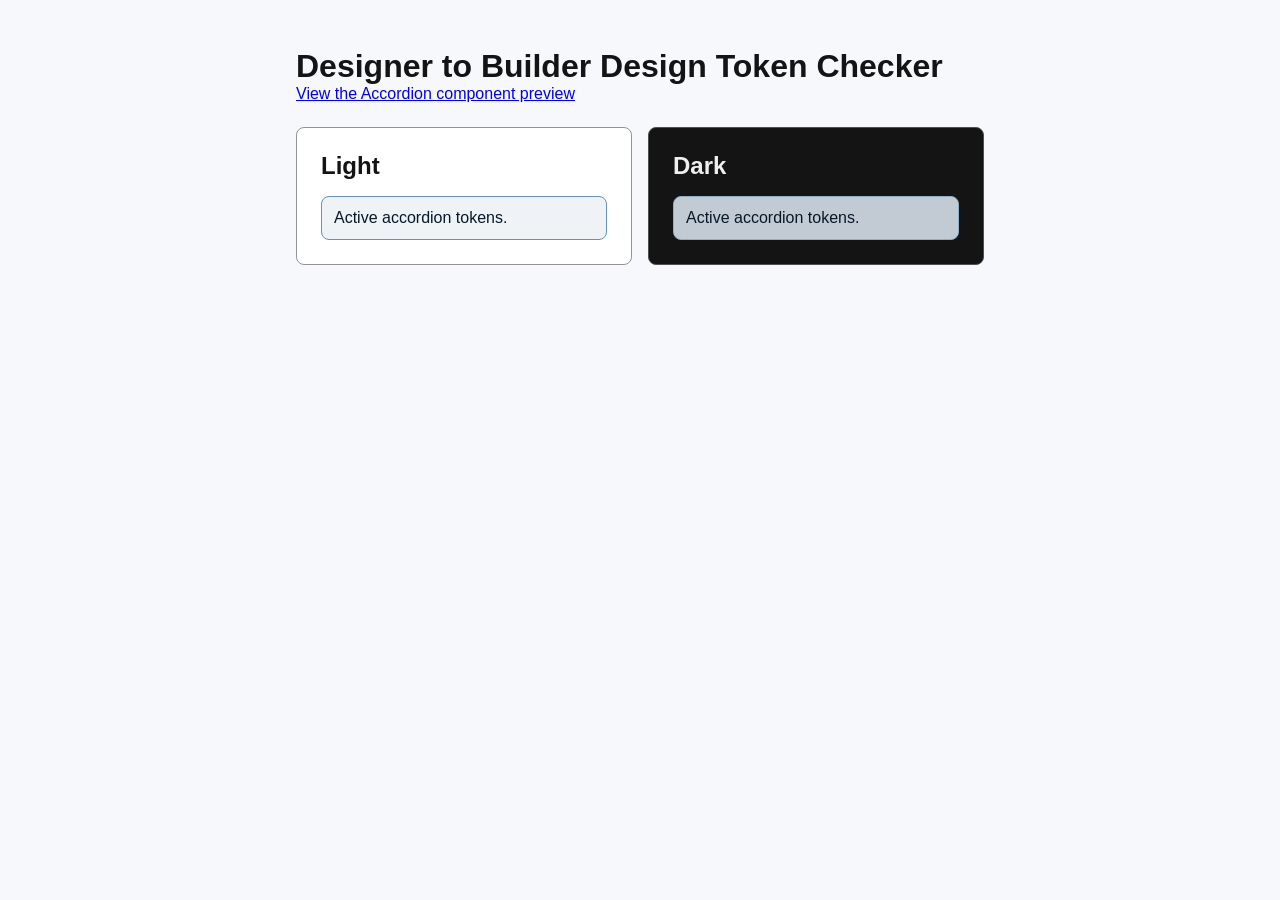
<file: index.html>
<!doctype html>
<html lang="en">
  <head>
    <meta charset="UTF-8">
    <meta name="viewport" content="width=device-width, initial-scale=1.0">
    <meta name="color-scheme" content="light dark">
    <title>Designer to Builder Design Token Checker</title>
    <link rel="stylesheet" href="src/tokens/tokens.css">
    <link rel="stylesheet" href="src/components/accordion/accordion.css">
    <style>
      * {
        box-sizing: border-box;
      }

      body {
        margin: 0;
        font-family: var(--typography-body-font-family);
      }

      main {
        max-width: 720px;
        margin: 48px auto;
        padding: 0 16px;
      }
      
      .themes {
        display: grid;
        grid-template-columns: 1fr 1fr;
        gap: 16px;
        margin-top: 24px;
      }

      section {
        padding: 24px;
        background: var(--background-page);
        color: var(--foreground-default-primary);
        border: var(--border-width) solid var(--border-base);
        border-radius: var(--radius-base);
      }

      .sample {
        margin-top: 16px;
        padding: var(--padding-loose);
        background: var(--component-accordion-background-active);
        color: var(--component-accordion-foreground-active);
        border: var(--border-width) solid 
        var(--component-accordion-border-active);
        border-radius: var(--radius-base);
      }

      h1,
      h2,
      p {
        margin: 0;
      }

      @media (max-width: 560px) {
        .themes {
          grid-template-columns: 1fr;
        }
      }
    </style>
  </head>
  <body>
    <main>
      <h1>Designer to Builder Design Token Checker</h1>
      <p>
        <a href="src/components/accordion.html">View the Accordion component preview</a>
      </p>
      <div class="themes">
        <section data-theme="light">
          <h2>Light</h2>
          <p class="sample">Active accordion tokens.</p>
        </section>
        <section data-theme="dark">
          <h2>Dark</h2>
          <p class="sample">Active accordion tokens.</p>
        </section>
      </div>
    </main>
  </body>
</html>
</file>
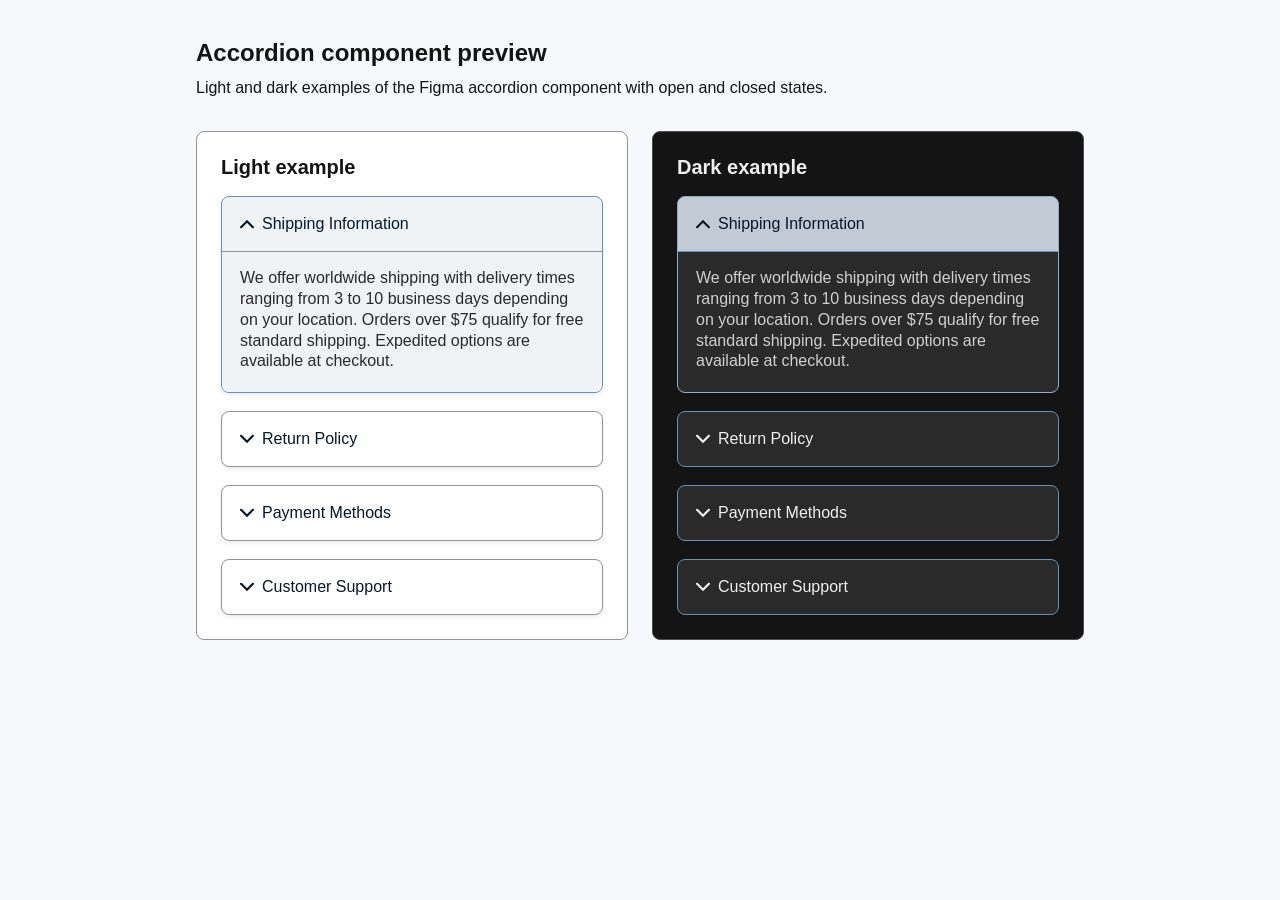
<file: src/components/accordion.html>
<!doctype html>
<html lang="en">
  <head>
    <meta charset="UTF-8">
    <meta name="viewport" content="width=device-width, initial-scale=1.0">
    <meta name="color-scheme" content="light dark">
    <title>Accordion component preview</title>
    <link rel="stylesheet" href="../tokens/tokens.css">
    <link rel="stylesheet" href="accordion/accordion.css">
  </head>
  <body>
    <main>
      <header>
        <h1>Accordion component preview</h1>
        <p>Light and dark examples of the Figma accordion component with open and closed states.</p>
      </header>

      <div class="theme-grid">
        <section class="theme-panel" data-theme="light">
          <h2>Light example</h2>
          <div class="accordion-list">
            <details open>
              <summary>
                <span class="summary-icon" aria-hidden="true">
                  <svg class="icon" style="display: block;" width="9.5" height="5.81066" viewBox="0 0 9.5 5.81066" fill="none" xmlns="http://www.w3.org/2000/svg">
                    <path id="Vector 1" d="M0.75 0.75L4.75 4.75L8.75 0.75" stroke="currentColor" stroke-width="1.5" stroke-linecap="round"/>
                  </svg>
                </span>
                <span>Shipping Information</span>
              </summary>
              <div class="accordion-body">
                <p>We offer worldwide shipping with delivery times ranging from 3 to 10 business days depending on your location. Orders over $75 qualify for free standard shipping. Expedited options are available at checkout.</p>
              </div>
            </details>
            <details>
              <summary>
                <span class="summary-icon" aria-hidden="true">
                  <svg class="icon" style="display: block;" width="9.5" height="5.81066" viewBox="0 0 9.5 5.81066" fill="none" xmlns="http://www.w3.org/2000/svg">
                    <path id="Vector 1" d="M0.75 0.75L4.75 4.75L8.75 0.75" stroke="currentColor" stroke-width="1.5" stroke-linecap="round"/>
                  </svg>
                </span>
                <span>Return Policy</span>
              </summary>
            </details>
            <details>
              <summary>
                <span class="summary-icon" aria-hidden="true">
                  <svg class="icon" style="display: block;" width="9.5" height="5.81066" viewBox="0 0 9.5 5.81066" fill="none" xmlns="http://www.w3.org/2000/svg">
                    <path id="Vector 1" d="M0.75 0.75L4.75 4.75L8.75 0.75" stroke="currentColor" stroke-width="1.5" stroke-linecap="round"/>
                  </svg>
                </span>
                <span>Payment Methods</span>
              </summary>
            </details>
            <details>
              <summary>
                <span class="summary-icon" aria-hidden="true">
                  <svg class="icon" style="display: block;" width="9.5" height="5.81066" viewBox="0 0 9.5 5.81066" fill="none" xmlns="http://www.w3.org/2000/svg">
                    <path id="Vector 1" d="M0.75 0.75L4.75 4.75L8.75 0.75" stroke="currentColor" stroke-width="1.5" stroke-linecap="round"/>
                  </svg>
                </span>
                <span>Customer Support</span>
              </summary>
            </details>
          </div>
        </section>

        <section class="theme-panel" data-theme="dark">
          <h2>Dark example</h2>
          <div class="accordion-list">
            <details open>
              <summary>
                <span class="summary-icon" aria-hidden="true">
                  <svg class="icon" style="display: block;" width="9.5" height="5.81066" viewBox="0 0 9.5 5.81066" fill="none" xmlns="http://www.w3.org/2000/svg">
                    <path id="Vector 1" d="M0.75 0.75L4.75 4.75L8.75 0.75" stroke="currentColor" stroke-width="1.5" stroke-linecap="round"/>
                  </svg>
                </span>
                <span>Shipping Information</span>
              </summary>
              <div class="accordion-body">
                <p>We offer worldwide shipping with delivery times ranging from 3 to 10 business days depending on your location. Orders over $75 qualify for free standard shipping. Expedited options are available at checkout.</p>
              </div>
            </details>
            <details>
              <summary>
                <span class="summary-icon" aria-hidden="true">
                  <svg class="icon" style="display: block;" width="9.5" height="5.81066" viewBox="0 0 9.5 5.81066" fill="none" xmlns="http://www.w3.org/2000/svg">
                    <path id="Vector 1" d="M0.75 0.75L4.75 4.75L8.75 0.75" stroke="currentColor" stroke-width="1.5" stroke-linecap="round"/>
                  </svg>
                </span>
                <span>Return Policy</span>
              </summary>
            </details>
            <details>
              <summary>
                <span class="summary-icon" aria-hidden="true">
                  <svg class="icon" style="display: block;" width="9.5" height="5.81066" viewBox="0 0 9.5 5.81066" fill="none" xmlns="http://www.w3.org/2000/svg">
                    <path id="Vector 1" d="M0.75 0.75L4.75 4.75L8.75 0.75" stroke="currentColor" stroke-width="1.5" stroke-linecap="round"/>
                  </svg>
                </span>
                <span>Payment Methods</span>
              </summary>
            </details>
            <details>
              <summary>
                <span class="summary-icon" aria-hidden="true">
                  <svg class="icon" style="display: block;" width="9.5" height="5.81066" viewBox="0 0 9.5 5.81066" fill="none" xmlns="http://www.w3.org/2000/svg">
                    <path id="Vector 1" d="M0.75 0.75L4.75 4.75L8.75 0.75" stroke="currentColor" stroke-width="1.5" stroke-linecap="round"/>
                  </svg>
                </span>
                <span>Customer Support</span>
              </summary>
            </details>
          </div>
        </section>
      </div>
    </main>
  </body>
</html>
</file>
<file: src/tokens/tokens.css>
/*
 * Design tokens from the Designer to Builder Figma file.
 * Primitives hold raw values. Semantic and component tokens alias primitives.
 */

:root {
  color-scheme: light;

  /* Primitive colours */
  --white-white-10: #ffffff1a;
  --white-white-25: #ffffff40;
  --white-white-40: #ffffff66;
  --white-white-50: #ffffff80;
  --white-white-60: #ffffff99;
  --white-white-70: #ffffffb2;
  --white-white-85: #ffffffd9;
  --white-white: #ffffff;

  --black-black-10: #0000001a;
  --black-black-25: #00000040;
  --black-black-40: #00000066;
  --black-black-50: #00000080;
  --black-black-60: #00000099;
  --black-black-70: #000000b2;
  --black-white-85: #ffffffd9;
  --black-white: #ffffff;

  --grey-100: #efefef;
  --grey-200: #cfcfcf;
  --grey-300: #a8a8a8;
  --grey-400: #949494;
  --grey-500: #767272;
  --grey-600: #4e4e4e;
  --grey-700: #2a2a2a;
  --grey-800: #141414;

  --brand-100: #eff3f6;
  --brand-200: #c2cbd3;
  --brand-300: #8eadc9;
  --brand-400: #6492bb;
  --brand-500: #2e7bbe;
  --brand-600: #245783;
  --brand-700: #082032;
  --brand-800: #051828;

  --orange-100: #f6f2ef;
  --orange-200: #d5ccc5;
  --orange-300: #caac83;
  --orange-400: #b38549;
  --orange-500: #a46718;
  --orange-600: #a46514;
  --orange-700: #37260f;
  --orange-800: #1f1202;

  --red-100: #f6f0ef;
  --red-200: #d8c9c7;
  --red-300: #cb928d;
  --red-400: #cf776f;
  --red-500: #c5473b;
  --red-600: #9a3229;
  --red-700: #39100c;
  --red-800: #270705;

  --green-100: #eff6f0;
  --green-200: #c5d6c8;
  --green-300: #83b28b;
  --green-400: #4f9e5c;
  --green-500: #238433;
  --green-600: #257232;
  --green-700: #0b3012;
  --green-800: #07240c;

  /* Typography */
  --typography-heading-large-font-family: "Google Sans Flex", sans-serif;
  --typography-heading-large-font-weight: 500;
  --typography-heading-large-font-size: 24px;
  --typography-heading-large-line-height: 26.4px;
  --typography-heading-large-letter-spacing: -0.25px;
  --typography-heading-font-family: "Google Sans Flex", sans-serif;
  --typography-heading-font-weight: 500;
  --typography-heading-font-size: 20px;
  --typography-heading-line-height: 22px;
  --typography-heading-letter-spacing: -0.25px;
  --typography-body-font-family: "Google Sans Flex", sans-serif;
  --typography-body-font-weight: 400;
  --typography-body-font-size: 16px;
  --typography-body-line-height: 20.8px;
  --typography-body-letter-spacing: 0px;
  --typography-body-strong-font-family: "Google Sans Flex", sans-serif;
  --typography-body-strong-font-weight: 500;
  --typography-body-strong-font-size: 16px;
  --typography-body-strong-line-height: 20.8px;
  --typography-body-strong-letter-spacing: 0px;
  --typography-body-small-font-family: "Google Sans Flex", sans-serif;
  --typography-body-small-font-weight: 400;
  --typography-body-small-font-size: 12px;
  --typography-body-small-line-height: 15.6px;
  --typography-body-small-letter-spacing: 0px;
  --typography-body-small-strong-font-family: "Google Sans Flex", sans-serif;
  --typography-body-small-strong-font-weight: 500;
  --typography-body-small-strong-font-size: 12px;
  --typography-body-small-strong-line-height: 15.6px;
  --typography-body-small-strong-letter-spacing: 0px;

  /* Shared dimensions */
  --border-width: 0.5px;
  --radius-base: 8px;
  --padding-base: 8px;
  --padding-loose: 12px;
  --shadow-lift-color: var(--black-black-10);
  --shadow-lift-x: 0px;
  --shadow-lift-y: 2px;
  --shadow-lift-blur: 4px;
  --shadow-lift-spread: 0px;
}

/* Light is the default theme. */
:root,
[data-theme="light"] {
  color-scheme: light;
  --background-page: var(--white-white);
  --background-base: var(--white-white);
  --background-brand-subtle: var(--brand-100);
  --background-brand-muted: var(--brand-200);
  --background-brand-strong: var(--brand-300);
  --background-brand-pop: var(--brand-500);
  --background-positive-subtle: var(--green-100);
  --background-positive-muted: var(--green-200);
  --background-positive-strong: var(--green-300);
  --background-positive-pop: var(--green-500);
  --background-negative-subtle: var(--red-100);
  --background-negative-muted: var(--red-200);
  --background-negative-strong: var(--red-300);
  --background-negative-pop: var(--red-500);
  --background-warning-subtle: var(--orange-100);
  --background-warning-muted: var(--orange-200);
  --background-warning-strong: var(--orange-300);
  --background-warning-pop: var(--orange-500);
  --border-base: var(--grey-400);
  --border-brand: var(--brand-400);
  --foreground-default-primary: var(--grey-800);
  --foreground-default-secondary: var(--grey-700);
  --foreground-brand-primary: var(--brand-800);
  --foreground-brand-secondary: var(--brand-700);
  --component-accordion-background: var(--white-white);
  --component-accordion-background-active: var(--brand-100);
  --component-accordion-background-section: var(--brand-100);
  --component-accordion-foreground: var(--brand-800);
  --component-accordion-foreground-active: var(--brand-800);
  --component-accordion-border: var(--grey-400);
  --component-accordion-border-active: var(--brand-400);
}

[data-theme="dark"] {
  color-scheme: dark;
  --background-page: var(--grey-800);
  --background-base: var(--grey-700);
  --background-brand-subtle: var(--brand-800);
  --background-brand-muted: var(--brand-700);
  --background-brand-strong: var(--brand-600);
  --background-brand-pop: var(--brand-500);
  --background-positive-subtle: var(--green-800);
  --background-positive-muted: var(--green-700);
  --background-positive-strong: var(--green-600);
  --background-positive-pop: var(--green-500);
  --background-negative-subtle: var(--red-800);
  --background-negative-muted: var(--red-700);
  --background-negative-strong: var(--red-600);
  --background-negative-pop: var(--red-500);
  --background-warning-subtle: var(--orange-800);
  --background-warning-muted: var(--orange-700);
  --background-warning-strong: var(--orange-600);
  --background-warning-pop: var(--orange-500);
  --border-base: var(--grey-600);
  --border-brand: var(--brand-600);
  --foreground-default-primary: var(--grey-100);
  --foreground-default-secondary: var(--grey-200);
  --foreground-brand-primary: var(--brand-100);
  --foreground-brand-secondary: var(--brand-200);
  --component-accordion-background: var(--grey-700);
  --component-accordion-background-active: var(--brand-200);
  --component-accordion-background-section: var(--grey-700);
  --component-accordion-foreground: var(--grey-100);
  --component-accordion-foreground-active: var(--brand-800);
  --component-accordion-border: var(--brand-400);
  --component-accordion-border-active: var(--brand-300);
}
</file>
<file: src/components/accordion/accordion.css>
:root {
  --accordion-gap: 18px;
}

* {
  box-sizing: border-box;
}

html,
body {
  margin: 0;
  min-height: 100%;
}

body {
  font-family: var(--typography-body-font-family);
  background: #f7f8fb;
  color: var(--foreground-default-primary);
}

main {
  max-width: 920px;
  margin: 40px auto;
  padding: 0 16px 40px;
}

header h1 {
  margin: 0;
  font-family: var(--typography-heading-font-family);
  font-size: var(--typography-heading-large-font-size);
  line-height: var(--typography-heading-large-line-height);
}

header p {
  margin: 12px 0 0;
  font-size: var(--typography-body-font-size);
  line-height: var(--typography-body-line-height);
  max-width: 660px;
}

.theme-grid {
  display: grid;
  gap: 24px;
  margin-top: 32px;
}

@media (min-width: 720px) {
  .theme-grid {
    grid-template-columns: repeat(2, minmax(0, 1fr));
  }
}

.theme-panel {
  padding: 24px;
  border: var(--border-width) solid var(--border-base);
  border-radius: var(--radius-base);
  background: var(--background-page);
  color: var(--foreground-default-primary);
}

.theme-panel h2 {
  margin: 0;
  font-family: var(--typography-heading-font-family);
  font-size: var(--typography-heading-font-size);
  line-height: var(--typography-heading-line-height);
}

.accordion-list {
  display: grid;
  gap: var(--accordion-gap);
  margin-top: 18px;
}

details {
  background: var(--component-accordion-background);
  border: var(--border-width) solid var(--component-accordion-border);
  border-radius: var(--radius-base);
  overflow: hidden;
  box-shadow: 0 2px 4px rgba(0, 0, 0, 0.08);
  transition: background 0.2s ease, border-color 0.2s ease;
}

details[open] {
  background: var(--component-accordion-background-active);
  border-color: var(--component-accordion-border-active);
}

summary {
  list-style: none;
  cursor: pointer;
  display: flex;
  align-items: center;
  justify-content: flex-start;
  padding: 16px 18px;
  gap: 8px;
  color: var(--component-accordion-foreground);
  font-family: var(--typography-body-strong-font-family);
  font-size: var(--typography-body-strong-font-size);
  line-height: var(--typography-heading-line-height);
}

details[open] summary {
  color: var(--component-accordion-foreground-active);
}

summary::-webkit-details-marker {
  display: none;
}

.summary-icon {
  display: inline-flex;
  align-items: center;
  justify-content: center;
  width: 14px;
  height: 14px;
}

.summary-icon .icon {
  display: block;
  width: 100%;
  height: 100%;
  object-fit: contain;
  transition: transform 0.2s ease;
}

details[open] .summary-icon .icon {
  transform: rotate(180deg);

}
.accordion-body {
  padding: 16px 18px 20px;
  border-top: var(--border-width) solid var(--component-accordion-border);
  background: var(--component-accordion-background-section);
}

.accordion-body p {
  margin: 0;
  color: var(--foreground-default-secondary);
  font-family: var(--typography-body-font-family);
  font-size: var(--typography-body-font-size);
  line-height: var(--typography-body-line-height);
}

@media (max-width: 560px) {
  main {
    padding: 0 12px 32px;
  }
}
</file>
